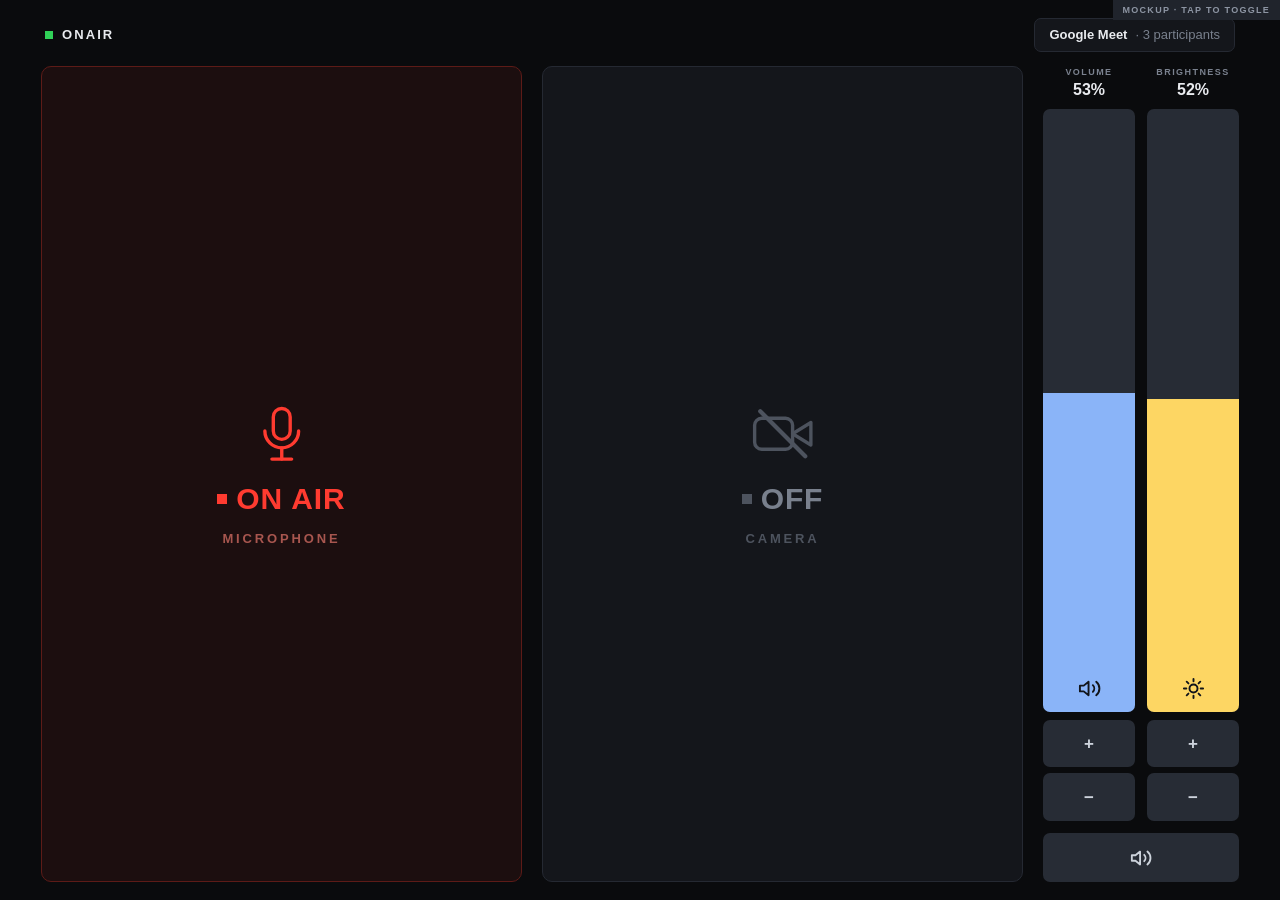
<file: docs/ui-mockup.html>
<!doctype html>
<html lang="en">
<head>
<meta charset="utf-8">
<meta name="viewport" content="width=device-width, initial-scale=1, viewport-fit=cover">
<meta name="apple-mobile-web-app-capable" content="yes">
<meta name="apple-mobile-web-app-status-bar-style" content="black-translucent">
<title>onair — control panel mockup</title>
<style>
  :root{
    --bg:#0a0b0d;
    --panel:#14161b;
    --panel-hi:#1b1e25;
    --edge:#252932;
    --edge-hi:#333846;
    --text:#e9ebef;
    --dim:#79808d;
    --dimmer:#4d535e;
    --hot:#ff3b30;
    --hot-deep:#7d1510;
    --amber:#ffb020;
    --ok:#30d158;
    --r:10px;   /* tiles */
    --r2:7px;   /* keys, faders, pads */
  }

  /* Nothing on a control panel is text to be selected. iOS needs all four:
     the unprefixed rule alone still lets Safari fire the long-press callout and
     magnifier — which is exactly what the hold-to-repeat pads and the 1s HARD
     CUT hold trigger. touch-action also kills double-tap zoom and the 300ms
     click delay; .fader's own `touch-action:none` still wins on specificity. */
  *{
    box-sizing:border-box;
    -webkit-tap-highlight-color:transparent;
    -webkit-user-select:none;
    user-select:none;
    -webkit-touch-callout:none;
    touch-action:manipulation;
  }
  html,body{height:100%}
  body{
    margin:0;
    background:var(--bg);
    color:var(--text);
    font:400 16px/1.35 -apple-system,BlinkMacSystemFont,"SF Pro Text","Helvetica Neue",sans-serif;
    -webkit-font-smoothing:antialiased;
    user-select:none;
    overflow:hidden;
  }

  .panel{
    height:100%;
    max-width:1250px;
    margin:0 auto;
    /* Respect the notch / status bar. `viewport-fit=cover` deliberately extends
       the page under iOS's clock, battery and Wi-Fi, so without these insets the
       status row renders straight through them. max() keeps sane padding in a
       normal browser window, where the insets are 0. */
    padding-top:max(clamp(12px,2vh,22px), env(safe-area-inset-top));
    padding-bottom:max(clamp(12px,2vh,22px), env(safe-area-inset-bottom));
    padding-left:max(clamp(14px,2.2vw,26px), env(safe-area-inset-left));
    padding-right:max(clamp(14px,2.2vw,26px), env(safe-area-inset-right));
    display:flex;
    flex-direction:column;
    gap:clamp(10px,1.6vh,18px);
  }

  /* ── status bar ───────────────────────────── */
  .status{
    display:flex;align-items:center;gap:14px;
    flex:0 0 auto;
    padding:0 4px;
  }
  .brand{
    display:flex;align-items:center;gap:9px;
    font-weight:700;letter-spacing:.16em;font-size:13px;
  }
  .lamp{width:8px;height:8px;background:var(--ok)}
  .ctx{
    display:flex;align-items:center;gap:8px;
    margin-left:auto;
    font-size:13px;color:var(--dim);
    background:var(--panel);
    border:1px solid var(--edge);
    border-radius:var(--r2);
    padding:7px 14px;
  }
  .ctx b{color:var(--text);font-weight:600}
  .clock{font-variant-numeric:tabular-nums;font-size:13px;color:var(--dim);min-width:46px;text-align:right}

  /* ── hero tiles ───────────────────────────── */
  .hero{
    flex:1 1 auto;min-height:0;
    display:grid;
    grid-template-columns:1fr 1fr;
    gap:clamp(12px,1.8vw,20px);
    min-height:0;
  }
  .tile{
    position:relative;
    border-radius:var(--r);
    border:1px solid var(--edge);
    background:var(--panel);
    display:flex;flex-direction:column;align-items:center;justify-content:center;
    gap:clamp(6px,1.2vh,14px);
    cursor:pointer;
    transition:transform .09s ease, border-color .18s, background .22s;
    overflow:hidden;
  }
  .tile:active{transform:scale(.985)}
  .tile .glyph{width:clamp(48px,7.5vh,80px);height:clamp(48px,7.5vh,80px);color:var(--dim);transition:color .25s}
  .tile .name{
    font-size:clamp(11px,1.5vh,13px);letter-spacing:.22em;font-weight:700;
    color:var(--dimmer);transition:color .25s;
  }
  .tile .state{
    display:flex;align-items:center;gap:9px;
    font-size:clamp(19px,3.4vh,30px);font-weight:700;letter-spacing:.03em;
  }
  .tile .dot{width:10px;height:10px;background:var(--dimmer)}
  /* live (hot) */
  .tile[data-s="live"]{border-color:#5d1b17;background:#1c0e0f}
  .tile[data-s="live"] .glyph{color:var(--hot)}
  .tile[data-s="live"] .state{color:var(--hot)}
  .tile[data-s="live"] .name{color:#a8564f}
  .tile[data-s="live"] .dot{background:var(--hot);animation:breathe 2.1s ease-in-out infinite}
  @keyframes breathe{0%,100%{opacity:1}50%{opacity:.3}}

  /* off (safe) */
  .tile[data-s="off"] .state{color:var(--dim)}
  .tile[data-s="off"] .glyph{color:var(--dimmer)}

  /* unknown / unavailable */
  .tile[data-s="unknown"]{border-color:#4a3a12;background:#181510}
  .tile[data-s="unknown"] .glyph,
  .tile[data-s="unknown"] .state{color:var(--amber)}
  .tile[data-s="unknown"] .dot{background:var(--amber)}
  .tile[data-s="unknown"] .name{color:#8a7233}

  .slash{opacity:0;transition:opacity .2s}
  .tile[data-s="off"] .slash{opacity:1}


  /* ── layout: hero left, faders in a tall right rail ─────────────────────── */
  /* Vertical faders get the full height of the panel as travel, so a 1% step is
     a real distance instead of a few pixels. Horizontal ones were ~4px per
     percent; these are roughly triple that. */
  .body{flex:1 1 auto;display:flex;gap:clamp(12px,1.8vw,20px);min-height:0}
  .main{flex:1 1 auto;display:flex;flex-direction:column;min-width:0;min-height:0}
  .rail{
    flex:0 0 clamp(150px,17vw,196px);
    display:grid;
    grid-template-columns:1fr 1fr;
    grid-template-rows:1fr auto;      /* faders share a row, so both are equal */
    gap:clamp(8px,1.2vw,12px);
    min-height:0;
  }
  .vstepper{display:flex;flex-direction:column;gap:clamp(5px,.8vh,8px);min-height:0}
  .vstepper .vtop{display:flex;flex-direction:column;align-items:center;gap:1px}
  .vstepper .lab{
    font-size:9px;letter-spacing:.16em;font-weight:700;color:#7b828f;
  }
  .vstepper .pct{
    font-size:clamp(13px,1.9vh,16px);font-weight:600;
    font-variant-numeric:tabular-nums;color:#e9ebef;
  }
  .vstepper .why{
    font-size:8px;letter-spacing:.08em;font-weight:600;color:var(--dimmer);
    text-transform:uppercase;text-align:center;
  }

  .vfader{
    position:relative;flex:1 1 auto;min-height:0;
    border-radius:var(--r2);background:#272C35;border:none;
    overflow:hidden;cursor:pointer;touch-action:none;
    display:flex;align-items:flex-end;justify-content:center;
    padding-bottom:clamp(9px,1.4vh,14px);
    transition:transform .16s cubic-bezier(.2,.9,.3,1.15);
  }
  .vfader .fill{
    position:absolute;left:0;right:0;bottom:0;height:50%;
    background:#8AB4F8;transition:height .11s ease;
  }
  .vstepper.bright .vfader .fill{background:#FDD663}
  .vfader.grab{transform:scaleX(1.05)}
  .vfader.grab .fill{transition:none}
  .vfader svg{
    position:relative;z-index:1;pointer-events:none;
    width:clamp(19px,2.6vh,23px);height:clamp(19px,2.6vh,23px);
    color:#12151A;transition:color .15s;
  }
  .vfader[data-low="1"] svg{color:#98A0AD}
  .vstepper.readonly .vfader{opacity:.55}
  .vstepper.readonly .pad{opacity:.3}
  .pad:disabled{opacity:.3}

  /* Stacked, not side by side: one column doubles the height of each target,
     which matters more than compactness on a panel poked with a fingertip.
     Plus on top matches the fader it sits under — up is more. */
  .vpads{display:grid;grid-template-columns:1fr;gap:clamp(5px,.7vh,8px)}
  .pad{
    border:none;border-radius:var(--r2);background:#272C35;color:#cdd3dc;
    padding:clamp(10px,1.7vh,16px) 0;
    font:600 clamp(14px,2vh,17px)/1 -apple-system,sans-serif;
    cursor:pointer;display:flex;align-items:center;justify-content:center;
    transition:transform .08s, background .13s;
  }
  .pad:active{transform:scale(.94);background:#39404C}
  .pad.mute{grid-column:1 / -1;padding:clamp(9px,1.5vh,14px) 0}
  /* Constrain the glyph. Without an explicit size it scales to the button,
     which spans the whole rail — it rendered several times larger than every
     other icon. */
  .pad.mute svg{width:clamp(18px,2.5vh,22px);height:clamp(18px,2.5vh,22px)}
  .pad.mute .off{opacity:0}
  .pad.mute[data-on="1"]{background:#3a1614;color:#ff7a71}
  .pad.mute[data-on="1"] .on{opacity:0}
  .pad.mute[data-on="1"] .off{opacity:1}
  .vfader,.vfader *{touch-action:none}

  /* ── button rows ──────────────────────────── */
  .row{flex:0 0 auto}
  .rowhead{
    display:flex;align-items:center;gap:10px;
    font-size:10px;letter-spacing:.2em;font-weight:700;color:var(--dimmer);
    margin:0 4px 8px;
  }
  .rowhead::after{content:"";flex:1;height:1px;background:var(--edge)}


  .key{
    border-radius:var(--r2);
    border:1px solid var(--edge);
    background:var(--panel);
    color:var(--text);
    padding:clamp(9px,1.5vh,15px) 10px;
    display:flex;flex-direction:column;align-items:center;gap:7px;
    font:inherit;font-size:clamp(11px,1.4vh,13px);font-weight:600;
    cursor:pointer;
    transition:transform .09s, border-color .16s, background .16s;
  }
  .key svg{width:clamp(19px,2.7vh,24px);height:clamp(19px,2.7vh,24px);color:var(--dim)}
  .key:active{transform:scale(.96);border-color:var(--edge-hi);background:var(--panel-hi)}
  .key[data-on="1"]{border-color:#2c4a6b;background:#111d29}
  .key[data-on="1"] svg{color:#59a6ff}
  .key[data-on="1"] span{color:#8ec2ff}
  /* sharing is an "exposed" state — red, same family as ON AIR */
  .key.share[data-on="1"]{border-color:#5d1b17;background:#1c0e0f}
  .key.share[data-on="1"] svg{color:var(--hot)}
  .key.share[data-on="1"] span{color:#ff7a71}
  .key.danger svg{color:#c2564e}
  .key:disabled{opacity:.35;cursor:default}

  /* hard cut — hold to fire */
  .cut{
    position:relative;
    border:1px solid #59201c;
    background:#170c0d;
    border-radius:var(--r2);
    display:flex;align-items:center;justify-content:center;gap:11px;
    cursor:pointer;overflow:hidden;
    transition:transform .09s;
  }
  .cut:active{transform:scale(.97)}
  .cut .fill{
    position:absolute;inset:0;width:0%;
    background:var(--hot);opacity:.42;
  }
  .cut .lbl{position:relative;display:flex;flex-direction:column;align-items:center;gap:2px}
  .cut .lbl strong{font-size:clamp(12px,1.6vh,14px);letter-spacing:.12em;color:#ff7a71}
  .cut .lbl small{font-size:10px;letter-spacing:.1em;color:#9b5a54}
  .cut svg{position:relative;width:22px;height:22px;color:#ff7a71}
  .cut.fired{animation:flash .45s ease}
  @keyframes flash{0%,100%{background:#170c0d}40%{background:var(--hot)}}

  /* mockup ribbon */
  .ribbon{
    position:fixed;top:0;right:0;
    background:#20242c;color:#8d95a3;
    font-size:9px;letter-spacing:.14em;font-weight:600;
    padding:4px 10px;
    z-index:9;
  }
  @media (max-width:820px){
    .hero{grid-template-columns:1fr}
    body{overflow:auto}
    .panel{height:auto;min-height:100%}
  }
</style>
</head>
<body>

<div class="ribbon">MOCKUP · TAP TO TOGGLE</div>

<div class="panel">

  <!-- status bar -->
  <div class="status">
    <div class="brand"><span class="lamp"></span>ONAIR</div>
    <div class="ctx"><b>Google Meet</b> · 3 participants</div>
  </div>

  <!-- hero: the two master switches -->
  <div class="body">

    <div class="main">
  <div class="hero">

    <div class="tile" data-s="live" data-ctl="mic">
      <svg class="glyph" viewBox="0 0 48 48" fill="none" stroke="currentColor" stroke-width="2.4" stroke-linecap="round" stroke-linejoin="round">
        <rect x="18" y="6" width="12" height="22" rx="6"/>
        <path d="M12 22a12 12 0 0 0 24 0"/>
        <path d="M24 34v8"/><path d="M17 42h14"/>
        <path class="slash" d="M8 8 40 40" stroke-width="3"/>
      </svg>
      <div class="state"><span class="dot"></span><span class="txt">ON AIR</span></div>
      <div class="name">MICROPHONE</div>
    </div>

    <div class="tile" data-s="off" data-ctl="cam">
      <svg class="glyph" viewBox="0 0 48 48" fill="none" stroke="currentColor" stroke-width="2.4" stroke-linecap="round" stroke-linejoin="round">
        <rect x="4" y="13" width="27" height="22" rx="5"/>
        <path d="M31 24l13-8v16l-13-8z"/>
        <path class="slash" d="M8 8 40 40" stroke-width="3"/>
      </svg>
      <div class="state"><span class="dot"></span><span class="txt">OFF</span></div>
      <div class="name">CAMERA</div>

    </div>

  </div>

  <!-- meeting controls -->
    </div>

    <div class="rail">

      <div class="vstepper" data-step="volume" data-action="volume.set" data-v="53">
        <div class="vtop"><span class="lab">VOLUME</span><span class="pct">53%</span>
          <span class="why"></span></div>
        <div class="vfader">
          <div class="fill" style="height:53%"></div>
          <svg viewBox="0 0 24 24" fill="none" stroke="currentColor" stroke-width="2" stroke-linecap="round" stroke-linejoin="round"><path d="M11 5 6 9H2v6h4l5 4z"/><path d="M15.5 8.5a5 5 0 0 1 0 7"/><path d="M19 5a9 9 0 0 1 0 14"/></svg>
        </div>
        <div class="vpads">
          <button class="pad" data-d="1">+</button>
          <button class="pad" data-d="-1">−</button>
        </div>
      </div>

      <div class="vstepper bright" data-step="brightness" data-action="brightness.set" data-v="52">
        <div class="vtop"><span class="lab">BRIGHTNESS</span><span class="pct">52%</span>
          <span class="why"></span></div>
        <div class="vfader">
          <div class="fill" style="height:52%"></div>
          <svg viewBox="0 0 24 24" fill="none" stroke="currentColor" stroke-width="2" stroke-linecap="round" stroke-linejoin="round"><circle cx="12" cy="12" r="4.2"/><path d="M12 2v2.5M12 19.5V22M2 12h2.5M19.5 12H22M4.9 4.9l1.8 1.8M17.3 17.3l1.8 1.8M19.1 4.9l-1.8 1.8M6.7 17.3l-1.8 1.8"/></svg>
        </div>
        <div class="vpads">
          <button class="pad" data-d="1">+</button>
          <button class="pad" data-d="-1">−</button>
        </div>
      </div>


      <button class="pad mute" id="mute" title="Mute"><svg viewBox="0 0 24 24" fill="none" stroke="currentColor" stroke-width="2" stroke-linecap="round" stroke-linejoin="round"><path d="M11 5 6 9H2v6h4l5 4z"/><path class="on" d="M15.5 8.5a5 5 0 0 1 0 7"/><path class="on" d="M19 5a9 9 0 0 1 0 14"/><path class="off" d="M22 9l-6 6M16 9l6 6"/></svg></button>
    </div>

  </div>

</div>

<script>
(function(){
  // ── hero tiles: cycle live → off (long-press shows the unknown state) ──
  var LABEL = {live:"ON AIR", off:"OFF", unknown:"NO SIGNAL"};
  document.querySelectorAll('.tile').forEach(function(t){
    t.addEventListener('click', function(){
      var s = t.dataset.s === 'live' ? 'off' : 'live';
      t.dataset.s = s;
      t.querySelector('.txt').textContent = LABEL[s];
    });
    // demo: double-tap a tile to preview the unavailable state
    t.addEventListener('dblclick', function(){
      t.dataset.s = 'unknown';
      t.querySelector('.txt').textContent = LABEL.unknown;
    });
  });

  // ── toggle keys ──
  document.querySelectorAll('.key[data-toggle]').forEach(function(k){
    k.addEventListener('click', function(){
      var on = k.dataset.on !== '1';
      k.dataset.on = on ? '1' : '0';
      // share is a two-step start / one-tap stop — the label says which half you get
      if (k.classList.contains('share')){
        k.querySelector('span').textContent = on ? 'Stop sharing' : 'Share screen';
      }
    });
  });

  // ── hard cut: hold to fire ──
  var cut = document.getElementById('cut'), fill = document.getElementById('fill');
  var timer = null, start = 0, HOLD = 1000;
  function tick(){
    var p = Math.min((Date.now() - start) / HOLD, 1);
    fill.style.width = (p * 100) + '%';
    if (p >= 1){ release(true); return; }
    timer = requestAnimationFrame(tick);
  }
  function press(e){ e.preventDefault(); start = Date.now(); timer = requestAnimationFrame(tick); }
  function release(fired){
    if (timer) cancelAnimationFrame(timer);
    timer = null; fill.style.width = '0%';
    if (fired === true){
      cut.classList.add('fired');
      setTimeout(function(){ cut.classList.remove('fired'); }, 450);
      document.querySelectorAll('.tile').forEach(function(t){
        t.dataset.s = 'off';
        t.querySelector('.txt').textContent = LABEL.off;
      });
    }
  }
  cut.addEventListener('pointerdown', press);
  cut.addEventListener('pointerup', release);
  cut.addEventListener('pointerleave', release);
  cut.addEventListener('pointercancel', release);

  // ── steppers: tap to step, hold to ramp (macOS native 1/16 = 6.25%) ──
  var STEP = 6.25;
  document.querySelectorAll('.vstepper').forEach(function(sp){
    var pct   = sp.querySelector('.pct'),
        fill  = sp.querySelector('.fill'),
        fader = sp.querySelector('.fader');

    function render(v){
      sp.dataset.v = v;
      pct.textContent = Math.round(v) + '%';
      fill.style.height = v + '%';
      // below ~15% the fill no longer reaches the icon — flip it light
      fader.dataset.low = v < 15 ? '1' : '0';
    }
    function set(v){ render(Math.max(0, Math.min(100, v))); }
    function apply(d){ set(parseFloat(sp.dataset.v) + d * STEP); }

    // ── drag to scrub ──
    // Real build throttles outbound writes to ~100ms and commits the
    // final value on release — one osascript per pixel would melt.
    // Relative drag, not absolute jump-to-position: touching only grabs, and
    // sliding moves the level by the distance travelled. Delta is measured from
    // the previous move, so hitting 0 or 100 and sliding back responds at once
    // instead of crossing a dead zone equal to the overshoot.
    var dragging = false, lastY = 0;
    fader.addEventListener('pointerdown', function(e){
      e.preventDefault();
      dragging = true; lastY = e.clientY;
      fader.classList.add('grab');
      fader.setPointerCapture(e.pointerId);
    });
    fader.addEventListener('pointermove', function(e){
      if (!dragging) return;
      var h = fader.getBoundingClientRect().height;
      var delta = ((lastY - e.clientY) / h) * 100;   // up = more
      if (!delta) return;
      lastY = e.clientY;
      set(parseFloat(sp.dataset.v) + delta);
    });
    ['pointerup','pointercancel'].forEach(function(ev){
      fader.addEventListener(ev, function(){ dragging = false; fader.classList.remove('grab'); });
    });

    sp.querySelectorAll('.pad').forEach(function(pad){
      var d = parseInt(pad.dataset.d, 10), delay = null, rep = null;
      function stop(){ clearTimeout(delay); clearInterval(rep); delay = rep = null; }
      pad.addEventListener('pointerdown', function(e){
        e.preventDefault();
        apply(d);
        delay = setTimeout(function(){ rep = setInterval(function(){ apply(d); }, 110); }, 400);
      });
      ['pointerup','pointerleave','pointercancel'].forEach(function(ev){
        pad.addEventListener(ev, stop);
      });
    });
  });

})();
</script>
</body>
</html>
</file>
